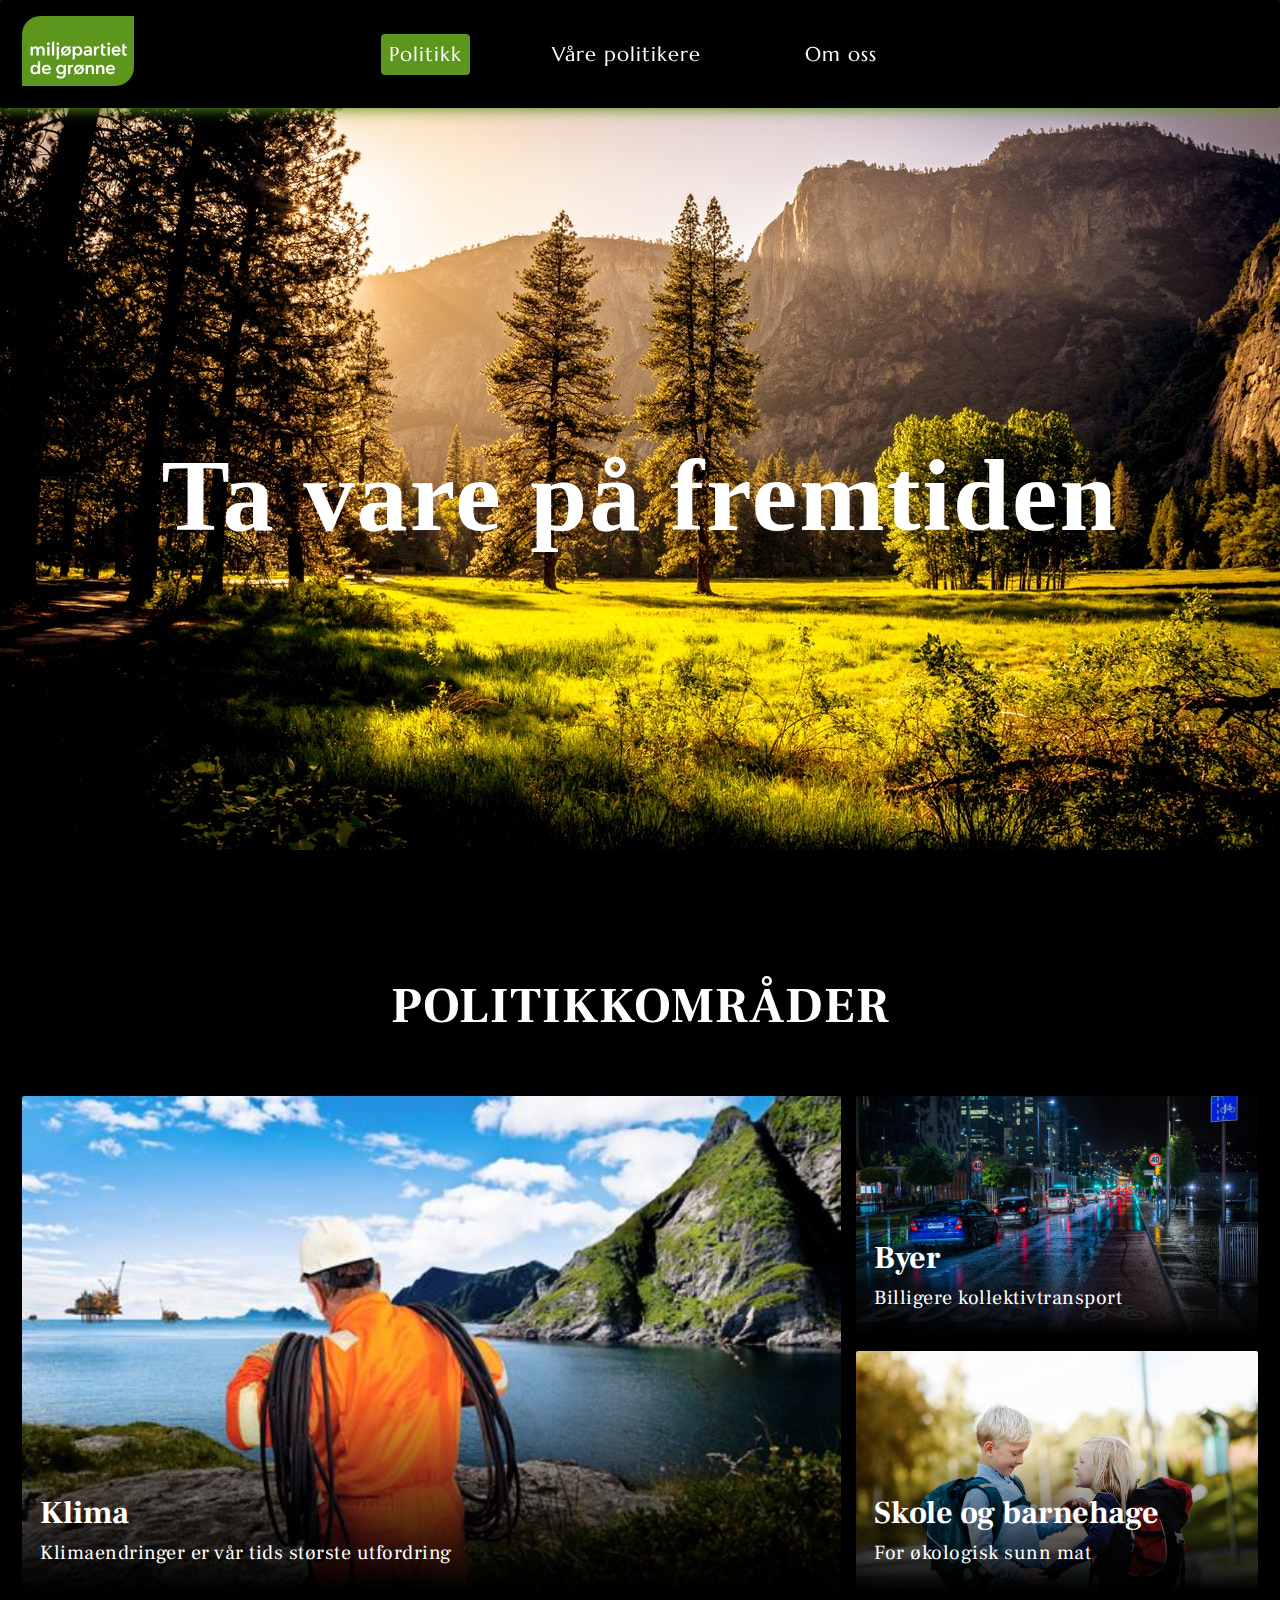
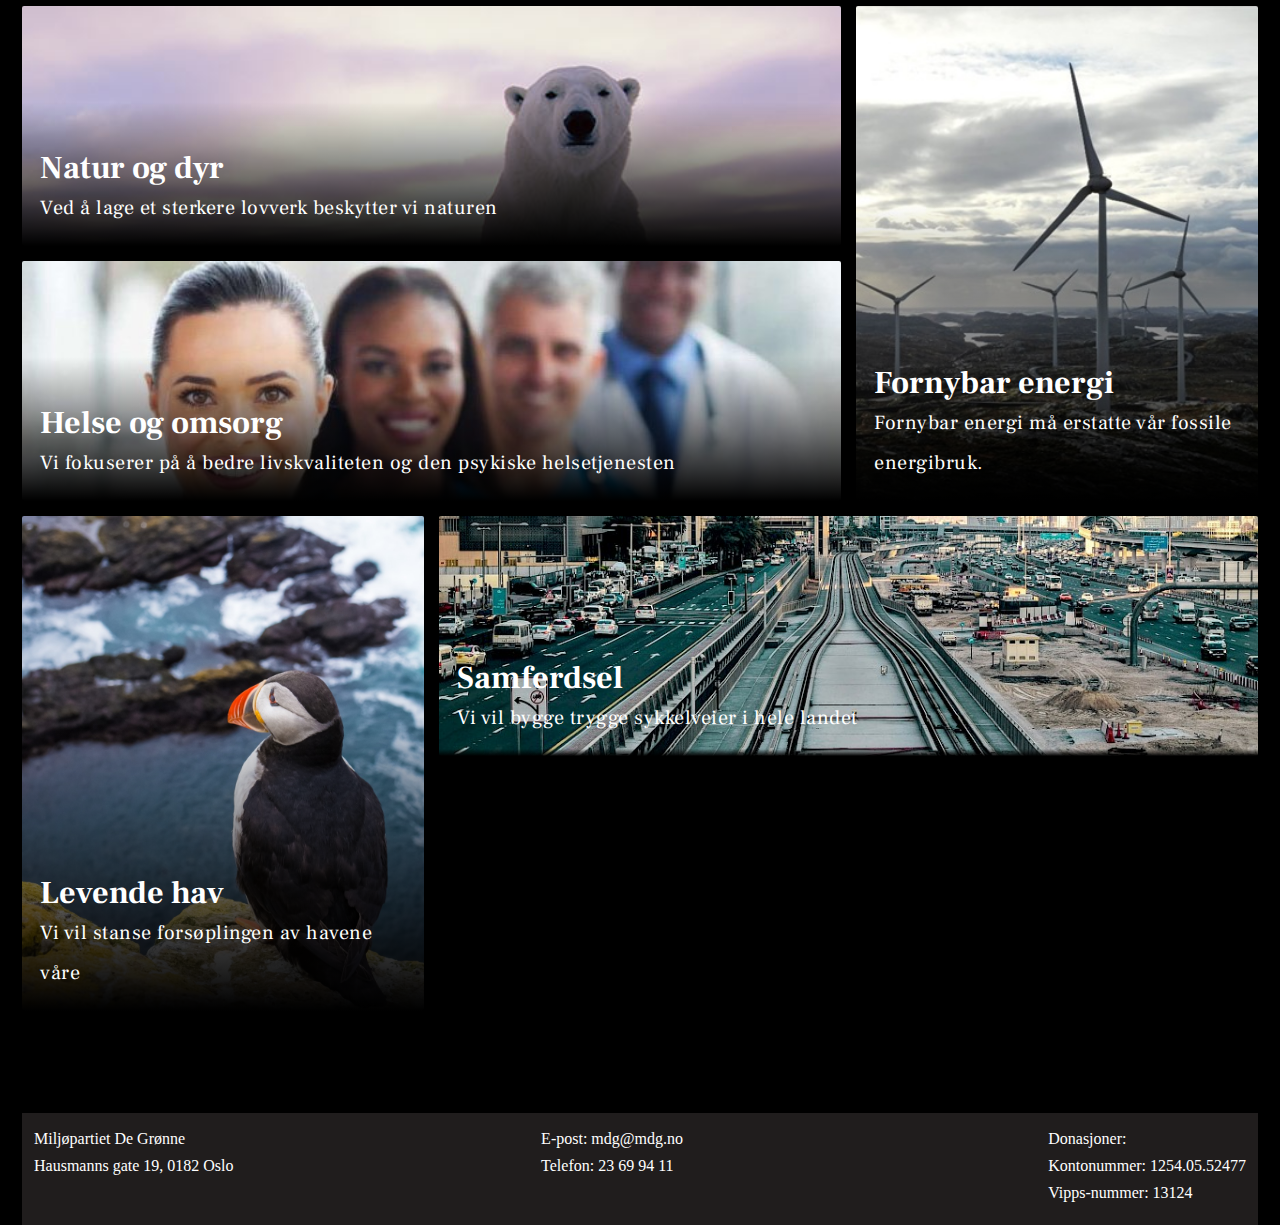
<file: index.html>
<!DOCTYPE html>
<html lang="no">
<head>
    <meta charset="UTF-8">
    <meta name="viewport" content="width=device-width, initial-scale=1.0">
    <meta http-equiv="X-UA-Compatible" content="ie=edge">
    <title>MDG</title>
    <link rel="stylesheet" href="./header-footer.css">
    <link rel="stylesheet" href="./index.css">
    <link href="https://fonts.googleapis.com/css?family=Coda&display=swap" rel="stylesheet">
    <link href="https://fonts.googleapis.com/css?family=Marcellus&display=swap" rel="stylesheet">
    <link href="https://fonts.googleapis.com/css?family=Frank+Ruhl+Libre&display=swap" rel="stylesheet">
</head>

<body>
    <header>
        <nav>
            <a class="logo" href="./index.html">
                <img src="./bilder/logo.svg" alt="bilde av logo">
            </a>
            <div class="midt-delen-av-nav">
                <a class="active" href=./index.html>Politikk</a>
                <a class="politikere" href="./politikere.html">Våre politikere</a>
                <a class="om-oss" href="./om-oss.html">Om oss</a>
            </div>
        </nav>
    </header>
    
    <main>
        <section class="skogbilde">
            <img src=./bilder/skog.jpg alt="bilde av en skog">
            <h1>Ta vare på fremtiden</h1>
        </section>

        <div id="tittel1">
            <h1>Politikkområder</h1>
        </div>

        <section class="politikkomraade">
            <a href="#" id="a-1" class="row-2 col-2">
                <h1>Klima</h1>
                <p>Klimaendringer er vår tids største utfordring</p>
            </a>
            <a href="#" id="a-2" class="">
                <h1>Byer</h1>
                <p>Billigere kollektivtransport</p>
            </a>
            <a href="#" id="a-3" class="col-2">
                <h1>Natur og dyr</h1>
                <p>Ved å lage et sterkere lovverk beskytter vi naturen</p>
            </a>
            <a href="#" id="a-4" class="">
                <h1>Skole og barnehage</h1>
                <p>For økologisk sunn mat</p>
            </a>
            <a href="#" id="a-5" class="col-2">
                <h1>Helse og omsorg</h1>
                <p>Vi fokuserer på å bedre livskvaliteten og den psykiske helsetjenesten</p>
            </a>
            <a href="#" id="a-6" class="row-2">
                <h1>Fornybar energi</h1>
                <p>Fornybar energi må erstatte vår fossile energibruk.</p>
            </a>
            <a href="#" id="a-7" class="row-2">
                <h1>Levende hav</h1>
                <p>Vi vil stanse forsøplingen av havene våre</p>
            </a>
            <a href="#" id="a-8" class="col-2">
                <h1>Samferdsel</h1>
                <p>Vi vil bygge trygge sykkelveier i hele landet</p>
            </a>
        </section>
    </main>
    <footer>
            <div class="start">
                <p>Miljøpartiet De Grønne</p> 
                <p>Hausmanns gate 19, 0182 Oslo</p>
            </div>
            <div class="center">
                <p>E-post: mdg@mdg.no</p> 
                <p>Telefon: 23 69 94 11</p>
            </div>
            <div class="end">
                <p>Donasjoner: </p>
                <p>Kontonummer: 1254.05.52477</p>
                <p>Vipps-nummer: 13124</p>
            </div>
    </footer>
</body>
</html>
</file>
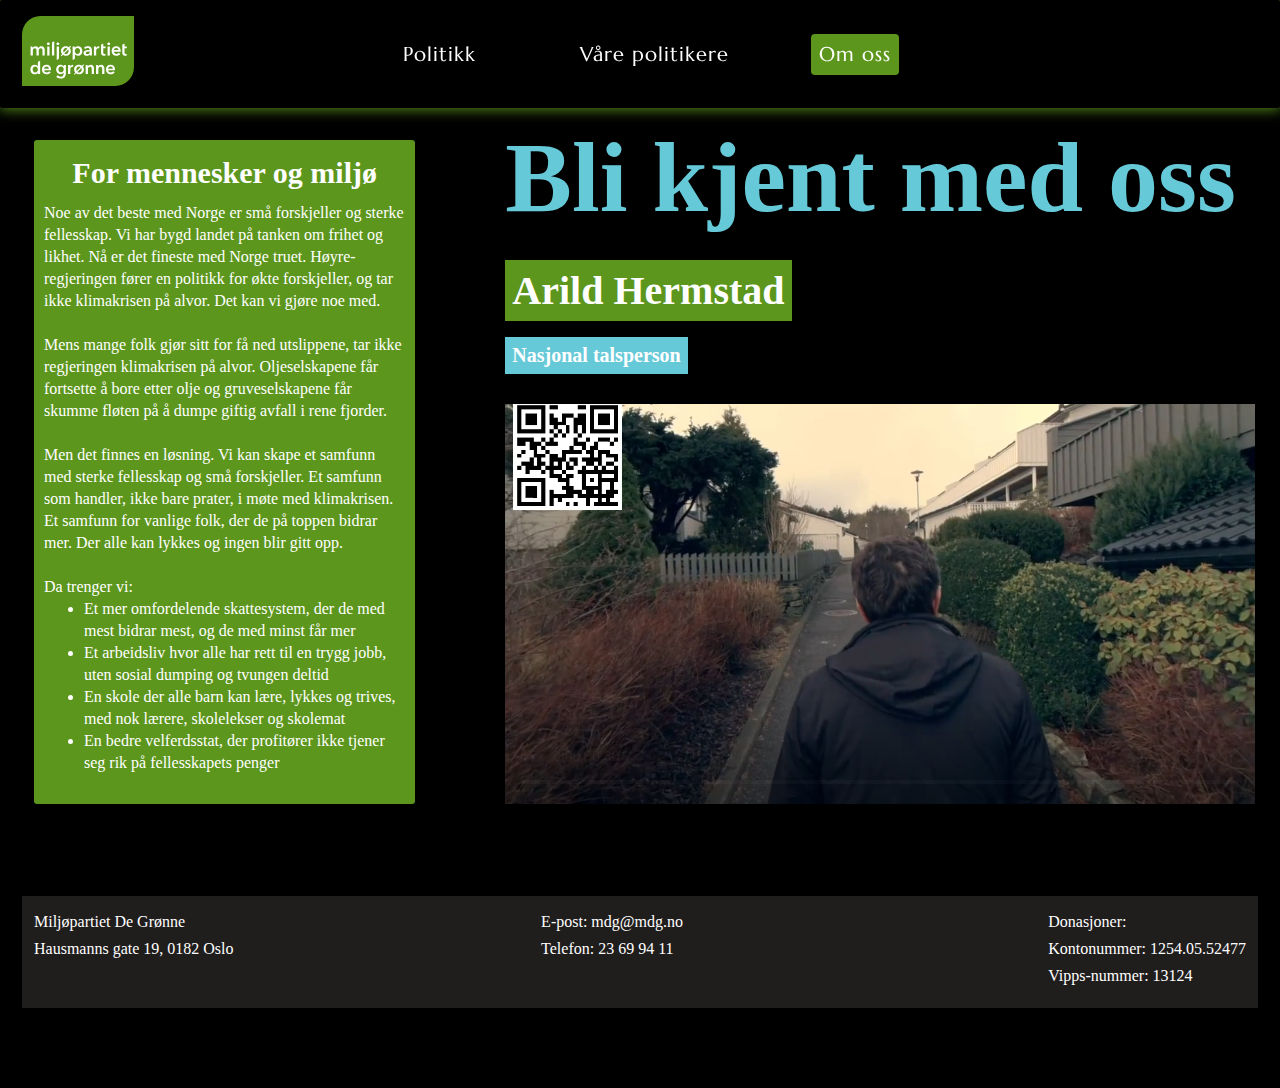
<file: om-oss.html>
<!DOCTYPE html>
<html lang="no">
<head>
    <meta charset="UTF-8">
    <meta name="viewport" content="width=device-width, initial-scale=1.0">
    <meta http-equiv="X-UA-Compatible" content="ie=edge">
    <title>Om Oss</title>
    <link rel="stylesheet" href="./header-footer.css">
    <link rel="stylesheet" href="./om-oss.css">
    <link href="https://fonts.googleapis.com/css?family=Coda&display=swap" rel="stylesheet">
    <link href="https://fonts.googleapis.com/css?family=Marcellus&display=swap" rel="stylesheet">
</head>
<body>
    <header>
        <nav>
            <a class="logo" href="./index.html">
                <img src="./bilder/logo.svg" alt="bilde av logo">
            </a>
            <div class="midt-delen-av-nav">
                <a class="politikk" href=./index.html>Politikk </a> 
                <a class="politikere" href="./politikere.html">Våre politikere</a>
                <a class="active" href="./om-oss.html">Om oss</a>
            </div>
        </nav>
    </header>
    
    <section class="main-and-footer">
        <main>
            <section class="om-oss">
                <div class=left>
                    <h1>For mennesker og miljø</h1>
                    <p>Noe av det beste med Norge er små forskjeller og sterke fellesskap. Vi har bygd landet på tanken om frihet og likhet. Nå er det fineste med Norge truet. Høyre-regjeringen fører en politikk for økte forskjeller, og tar ikke klimakrisen på alvor. Det kan vi gjøre noe med.</p>
                    <br>
                    <p>Mens mange folk gjør sitt for få ned utslippene, tar ikke regjeringen klimakrisen på alvor. Oljeselskapene får fortsette å bore etter olje og gruveselskapene får skumme fløten på å dumpe giftig avfall i rene fjorder.</p>
                    <br>
                    <p>Men det finnes en løsning. Vi kan skape et samfunn med sterke fellesskap og små forskjeller. Et samfunn som handler, ikke bare prater, i møte med klimakrisen. Et samfunn for vanlige folk, der de på toppen bidrar mer. Der alle kan lykkes og ingen blir gitt opp.</p>
                    <br>
                    <p>Da trenger vi:</p>
                    <ul> 
                        <li>Et mer omfordelende skattesystem, der de med mest bidrar mest, og de med minst får mer</li>
                        <li>Et arbeidsliv hvor alle har rett til en trygg jobb, uten sosial dumping og tvungen deltid</li>
                        <li>En skole der alle barn kan lære, lykkes og trives, med nok lærere, skolelekser og skolemat</li>
                        <li>En bedre velferdsstat, der profitører ikke tjener seg rik på fellesskapets penger</li>
                    </ul>
                </div>
                
                <div class="right">
                    <h1>Bli kjent med oss</h1>
                    <div>
                        <h2>Arild Hermstad</h2>
                    </div>
                    <div>
                        <h3>Nasjonal talsperson</h3>
                    </div>
                    
                    <div id="video-layer">
                        <video src="./video/mdg.mp4" controls autoplay muted loop></video>
                    </div>
                </div>
            </section>
        </main>
        <footer>
            <div class="start">
                <p>Miljøpartiet De Grønne</p> 
                <p>Hausmanns gate 19, 0182 Oslo</p>
            </div>
            <div class="center">
                <p>E-post: mdg@mdg.no</p> 
                <p>Telefon: 23 69 94 11</p>
            </div>
            <div class="end">
                <p>Donasjoner: </p>
                <p>Kontonummer: 1254.05.52477</p>
                <p>Vipps-nummer: 13124</p>
                </div>
        </footer>
    </section>
</body>
</html>
</file>
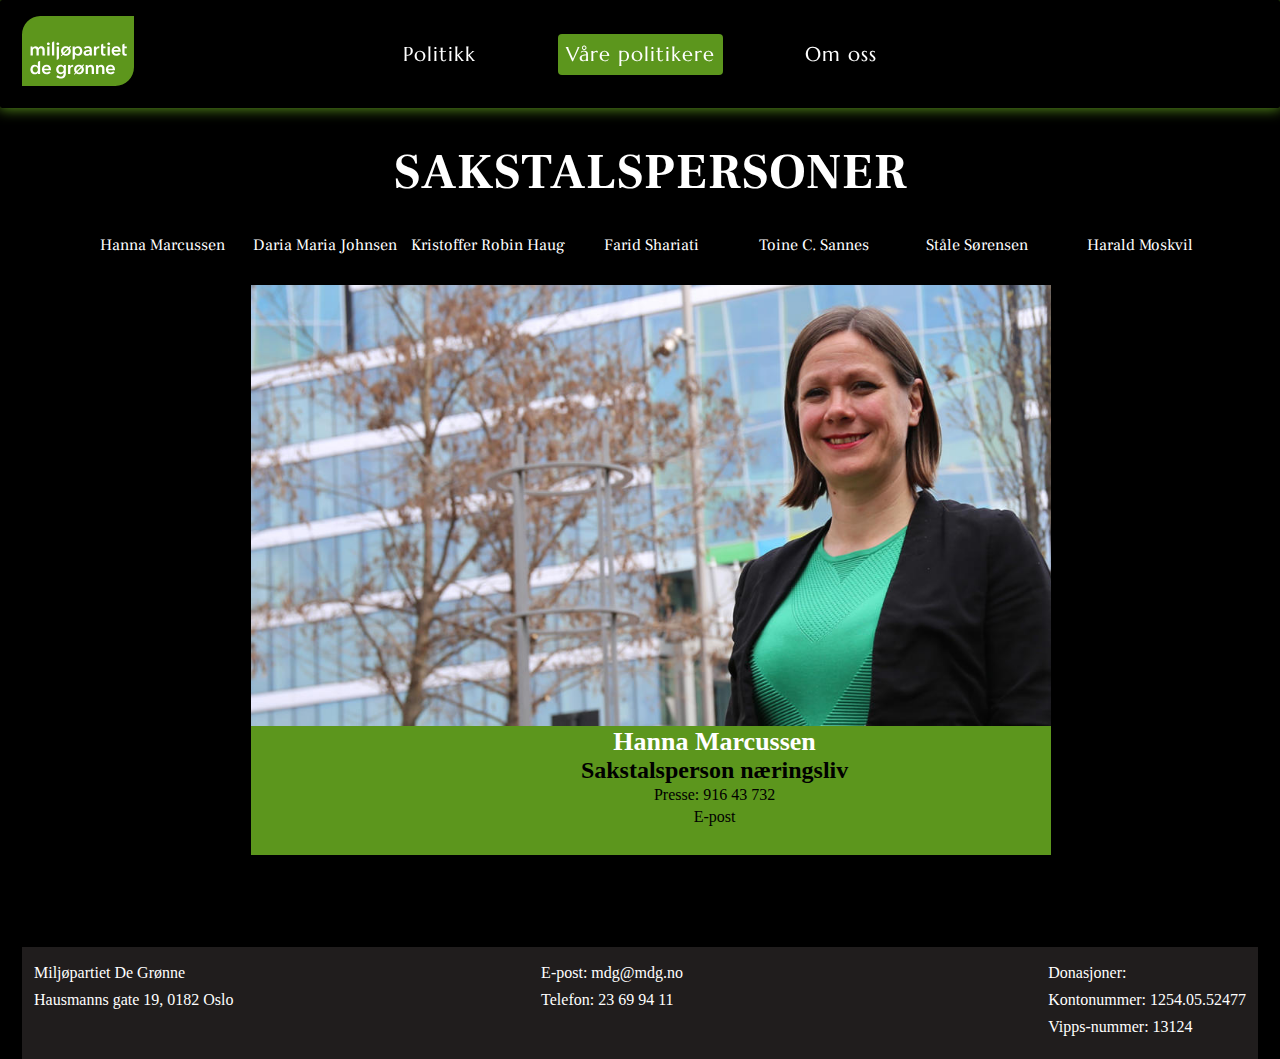
<file: politikere.html>
<!DOCTYPE html>
<html lang="no">

<head>
    <meta charset="UTF-8">
    <meta name="viewport" content="width=device-width, initial-scale=1.0">
    <meta http-equiv="X-UA-Compatible" content="ie=edge">
    <title>Politikere</title>
    <link rel="stylesheet" href="./header-footer.css">
    <link rel="stylesheet" href="./politikere.css">
    <link href="https://fonts.googleapis.com/css?family=Coda&display=swap" rel="stylesheet">
    <link href="https://fonts.googleapis.com/css?family=Marcellus&display=swap" rel="stylesheet">
    <link href="https://fonts.googleapis.com/css?family=Frank+Ruhl+Libre&display=swap" rel="stylesheet">
</head>

<body>
    <header>
        <nav>
            <a class="logo" href="./index.html">
                <img src="./bilder/logo.svg" alt="bilde av logo">
            </a>
            <div class="midt-delen-av-nav">
                <a class="politikk" href=./index.html>Politikk </a> 
                <a class="active" href="./politikere.html">Våre politikere</a>
                <a class="om-oss" href="./om-oss.html">Om oss</a>
            </div>
        </nav>
    </header>

    <section class="main-and-footer">

        <main>
            <div id="tittel1">
                <h1>Sakstalspersoner</h1>
            </div>
            <nav class="slide-nav">
                <a id="s-1">Hanna Marcussen</a>
                <a id="s-2">Daria Maria Johnsen</a>
                <a id="s-3">Kristoffer Robin Haug</a>
                <a id="s-4">Farid Shariati</a>
                <a id="s-5">Toine C. Sannes</a>
                <a id="s-6">Ståle Sørensen</a>
                <a id="s-7">Harald Moskvil</a>
            </nav>
            <div class="scroll-container" id="scroll-container">
                <div class="slides" id="slides">
                    <article id="p-1">
                        <div class="top">
                            <img src="bilder/p-1.jpg" alt="bilde av Hanna Marcussen">
                        </div>
                        <div class="bottom">
                            <h1>Hanna Marcussen</h1>
                            <h2>Sakstalsperson næringsliv</h2>
                            <p>Presse: 916 43 732</p>
                            <p>E-post</p>
                        </div>
                    </article>
                    
                    <article id="p-2">
                        <div class="top">
                            <img src="bilder/p-2.jpg" alt="bilde av Daria Maria Johnsen">
                        </div>
                        <div class="bottom">
                            <h1>Daria Maria Johnsen</h1>
                            <h2>Oppvekstpolitisk talsperson</h2>
                            <p>Tlf: 922 26 095</p>
                            <p>E-post</p>
                        </div>
                    </article>

                    <article id="p-3">
                        <div class="top">
                            <img src="bilder/p-3.jpg" alt="bilde av Kristoffer Robin Haug">
                        </div>
                        <div class="bottom">
                            <h1>Kristoffer Robin Haug</h1>
                            <h2>Helsepolitisk talsperson</h2>
                            <p>Tlf: 958 30 942</p>
                            <p>E-post</p>
                        </div>
                    </article>

                    <article id="p-4">
                        <div class="top">
                            <img src="bilder/p-4.jpg" alt="bilde av Farid Shariati">
                        </div>
                        <div class="bottom">
                            <h1>Farid Shariati</h1>
                            <h2>Sosialpolitisk talsperson</h2>
                            <p>Tlf: 472 32 872</p>
                            <p>E-post</p>
                        </div>
                    </article>

                    <article id="p-5">
                        <div class="top">
                            <img src="bilder/p-5.jpg" alt="bilde av Toine C. Sannes">
                        </div>
                        <div class="bottom">
                            <h1>Toine C. Sannes</h1>
                            <h2>Fiskeripolitisk talsperson</h2>
                            <p>Tel: 988 81 086</p>
                            <p>E-post</p>
                        </div>
                    </article>

                    <article id="p-6">
                        <div class="top">
                            <img src="bilder/p-6.jpg" alt="bilde av Ståle Sørensen">
                        </div>
                        <div class="bottom">
                            <h1>Ståle Sørensen</h1>
                            <h2>Kulturpolitisk talsperson</h2>
                            <p>Tel: 917 90 779</p>
                            <p>E-post</p>
                        </div>
                    </article>

                    <article id="p-7">
                        <div class="top">
                            <img src="bilder/p-7.jpg" alt="bilde av Harald Moskvil">
                        </div>
                        <div class="bottom">
                            <h1>Harald Moskvil</h1>
                            <h2>Landbrukspolitisk talsperson</h2>
                            <p>Tel: 909 45 800</p>
                            <p>E-post</p>
                        </div>
                    </article>
                </div>
            </div>
        </main>
        <footer>
            <div class="start">
                <p>Miljøpartiet De Grønne</p> 
                <p>Hausmanns gate 19, 0182 Oslo</p>
            </div>
            <div class="center">
                <p>E-post: mdg@mdg.no</p> 
                <p>Telefon: 23 69 94 11</p>
            </div>
            <div class="end">
                <p>Donasjoner: </p>
                <p>Kontonummer: 1254.05.52477</p>
                <p>Vipps-nummer: 13124</p>
            </div>
        </footer>
    </section> 

    <script src="./politikere.js"></script>
</body>
</html>
</file>
<file: header-footer.css>
*{
    margin:0;
    box-sizing: border-box;
}

header{
    font-family:'Marcellus', sans-serif;
    font-weight:500;
    letter-spacing:1px;
    background-color: rgb(0, 0, 0);
    position:fixed;
    width:100%;
    border-radius:2.5px;
    box-shadow: 0px 0px 14px 1px rgb(92,150,29);
    z-index:200;
}

header nav{
    display:grid;
    grid-template-columns: 1fr auto 1fr;
}

header nav .midt-delen-av-nav {
    display: flex;
    align-items: center;
}

header nav a {
    text-decoration:none;
    font-size: 20px;
    padding:16px 22px;
    color:white;


}

header nav .logo img{
    height:70px;
}

header nav .midt-delen-av-nav a {
    margin-right: 60px; /*Få mellomrom mellom menyelementene(utelatt logoen)*/
}

header nav .midt-delen-av-nav a:last-child {
    margin-right: 0;
}

.active{
    background-color: rgb(92,150,29);
    border-radius: 4px;
    padding:8px 8px;
}

footer {
    background-color:rgba(43, 39, 39, 0.753);
    color:white;
    display: grid;
    grid-template-columns: 1fr 1fr auto;
    grid-template-rows: auto auto;
    grid-gap:7px;
    margin-left:22px;
    margin-right: 22px;
    margin-top: 80px;
    padding:12px;
}

footer p{
    line-height: 27px;
}
</file>
<file: index.css>
*{
    margin:0;
    box-sizing: border-box;
}

body{
    background-color: black;
    min-height:100vh;
    display:grid;
    grid-template-columns: auto 1r auto;
}

.skogbilde img{
    width:100%;
    height:100%;
    object-fit:cover;
}

.skogbilde h1{    
    color:white;
    font-size:8vw;   
    width: 90vw; 
    font-family: 'Times New Roman', Times, serif;
    text-align: center;
    letter-spacing: 2px;
    position: absolute;
    top: 55%;
    left: 50%;
    transform: translate(-50%, -50%);
}

#tittel1{
    color:white;
    font-family: 'Frank Ruhl Libre', serif;
    font-size:25px;
    letter-spacing: 1px;
    text-transform: uppercase;
    margin-top:120px;
    margin-bottom:35px;
    display:flex;
    align-items:center;
    justify-content: center;
}

.politikkomraade{
    display: grid;
    grid-gap:15px;
    grid-template-columns: repeat(auto-fit,minmax(300px, 1fr) );
    grid-auto-rows: 240px;
    grid-auto-flow: dense;
    padding:22px;
}

.politikkomraade a{
    padding: 18px;
    background-color: rgb(114, 126, 161);
    display:flex;
    flex-direction: column;
    align-items:flex-start;
    justify-content: flex-end;
    font-size:24px;
    color:white;
    text-decoration: none;
    border-radius:2px;
    background-size: cover;
    background-position: center;
    line-height:40px;
}

.politikkomraade h1{
    font-family: 'Frank Ruhl Libre', serif;
    font-weight: 700;
    font-size: 32px;
}

.politikkomraade p{
    font-family: 'Frank Ruhl Libre', serif;
    font-weight: 400;
    font-size: 20px;
    letter-spacing: 0.5px;
}

#a-1{
    background-image:linear-gradient(transparent 60%,black), url(./bilder/klima.jpg);
}


#a-2{
    background-image:linear-gradient(transparent 60%,black), url(./bilder/by.jpg);
}

#a-3{
    background-image:linear-gradient(transparent 40%,black), url(./bilder/dyr.jpg);
    background-position: center top;
}

#a-4{
    background-image:linear-gradient(transparent 40%,black), url(./bilder/skole.jpg);
}

#a-5{
    background-image:linear-gradient(transparent 40%,black), url(./bilder/helse.jpg);
    background-position: center top;
}

#a-6{
    background-image:linear-gradient(transparent 40%,black), url(./bilder/energi.jpg);
}

#a-7{
    background-image:linear-gradient(transparent 40%,black), url(./bilder/hav.jpg);
}

#a-8{
    background-image:linear-gradient(transparent 97%,black), url(./bilder/samferdsel.jpg);
}


.row-2{
    grid-row:span 2;
}

.col-2{
    grid-column:span 2;
}

@media (max-width:850px){
    header nav .midt-delen-av-nav a {
        margin-right: 10px
    }
    .skogbilde h1{
        position: absolute;
        top: 35%;
        left: 50%;
        transform: translate(-50%, -50%);
    }
}
</file>
<file: om-oss.css>
*{
    margin:0;
    box-sizing:border-box;
}

header{
    height: 108px;
    top: 0;
}

body{
    background-color: black;
    min-height: calc(100vh - 108px);
}

.main-and-footer {
    margin-top: 108px;
    display:grid;
    grid-template-rows: 1fr auto;
    min-height: calc(100vh - 108px);
}

main {
    margin-left:22px;
    padding:12px;
}

.om-oss {
    display: grid;
    grid-template-columns: 1fr 2fr;
    gap: 90px;
}

.left{
    color:white;
    background-color: rgb(92,150,29);
    padding:10px;
    font-family: 'Lora', serif;
    line-height: 22px;
    border-radius:3px;
    margin-top:20px;
    display: inline-block;
}

.left h1{
    margin-top:12px;
    margin-bottom:18px;
    text-align: center;
    font-size: 30px;
}

#video-layer{
    width:100%;
    height:100%;
    z-index:2;
}

#video-layer video{
    width:750px;
    height:400px;
    display:block;
    object-fit: cover;
}

.right h1{
    color:#66C9D8;
    font-size:100px;
    margin-bottom: 25px;
}

.right h2{
    color:white;
    background-color:rgb(92,150,29);
    font-size:40px;
    padding:7px;
    display: inline-block;
    margin-bottom: 16px;
}

.right h3{
    color:white;
    background-color: #66C9D8;
    font-size:20px;
    padding:7px;
    display: inline-block;
    margin-bottom: 30px;
}
</file>
<file: politikere.css>
*{
    margin:0;
    box-sizing: border-box;
}

header{
    height: 108px;
    top: 0;
}

body{
    background-color: black;
    min-height: calc(100vh - 108px);
}

.main-and-footer {
    margin-top: 108px;
    display:grid;
    grid-template-rows: 1fr auto;
    min-height: calc(100vh - 108px);
}

main {
    margin-left:22px;
    padding:12px;
}

#tittel1{
    color:white;
    font-size: 25px;
    margin-top:20px;
    display:flex;
    align-items:center;
    justify-content: center;
    text-transform: uppercase;
    margin-bottom: 30px;
    font-family: 'Frank Ruhl Libre', serif;
    letter-spacing: 1px;
}

.slide-nav{
    width:600px;
    margin:30px auto;
    display:grid;
    grid-auto-flow: column;
    justify-content: center;
    grid-gap:3px;
}

.slide-nav a{
    text-decoration: none;
    font-family: 'Frank Ruhl Libre', serif;
    width:160px;
    color:white;
    text-align:center;
    cursor: pointer;
}

.slide-nav a:hover{
    color:rgb(92,150,29);
}

.scroll-container{
    width:800px;
    margin:auto;
    overflow:auto;
    scroll-behavior:smooth;
    scroll-snap-type:x mandatory;
    display: grid;
}

.scroll-container .top img{
    width:100%;
    height:100%;
    object-fit: cover;
    object-position: center top;
}

.scroll-container #p-1 .bottom{
    margin-top:15px;
}

.scroll-container .bottom h1, .scroll-container .bottom h2, .scroll-container .bottom p{
    display:flex;
    justify-content: center;
    align-items: center;
}

.scroll-container .bottom h1{
    color:white;
    font-size:26px;
}

.bottom p{
    line-height: 22px;
}

.scroll-container #p-2 .bottom, .scroll-container #p-3 .bottom,
.scroll-container #p-4 .bottom, .scroll-container #p-5 .bottom, 
.scroll-container #p-6 .bottom{
    margin-top:60px;
}

.scroll-container #p-7 .bottom{
    margin-top:30px;
}
.scroll-container .slides{
    width:600%;
    background-color: rgb(92,150,29);
    display:grid;
    grid-template-columns: repeat(7,1fr);
    grid-auto-rows: 570px;
}

.slides article{
    display:flex;
    justify-content: center;
    align-items: center;
    scroll-snap-align: center;
    display:grid;
    grid-template-rows: 400px auto;
}
</file>
